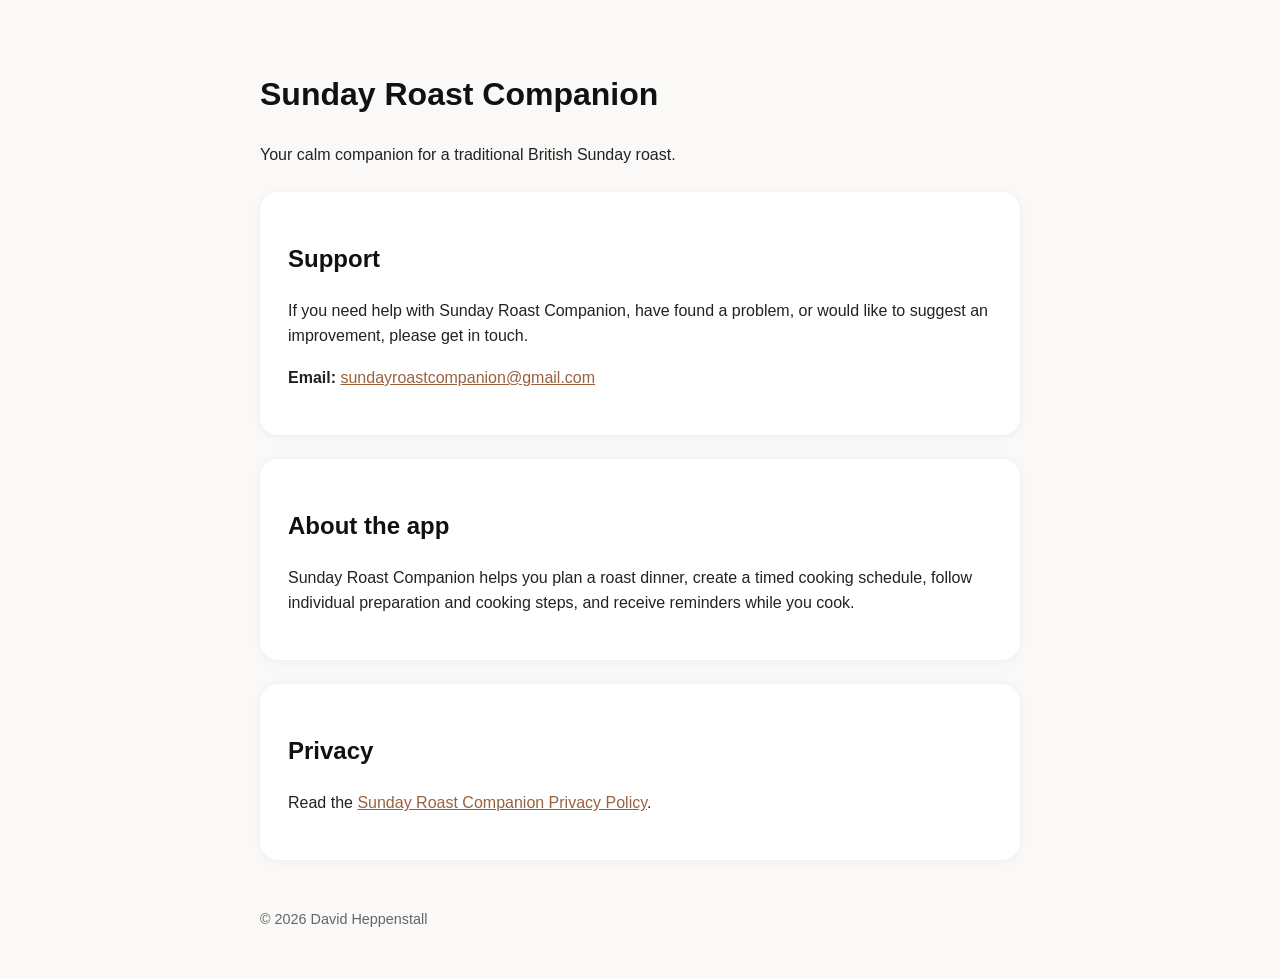
<file: index.html>
<!doctype html>
<html lang="en">
<head>
  <meta charset="utf-8">
  <meta name="viewport" content="width=device-width, initial-scale=1">
  <title>Sunday Roast Companion Support</title>
  <link rel="stylesheet" href="styles.css">
</head>
<body>
  <h1>Sunday Roast Companion</h1>
  <p>Your calm companion for a traditional British Sunday roast.</p>

  <div class="card">
    <h2>Support</h2>
    <p>If you need help with Sunday Roast Companion, have found a problem, or would like to suggest an improvement, please get in touch.</p>
    <p><strong>Email:</strong> <a href="mailto:sundayroastcompanion@gmail.com">sundayroastcompanion@gmail.com</a></p>
  </div>

  <div class="card">
    <h2>About the app</h2>
    <p>Sunday Roast Companion helps you plan a roast dinner, create a timed cooking schedule, follow individual preparation and cooking steps, and receive reminders while you cook.</p>
  </div>

  <div class="card">
    <h2>Privacy</h2>
    <p>Read the <a href="privacy.html">Sunday Roast Companion Privacy Policy</a>.</p>
  </div>

  <footer>&copy; 2026 David Heppenstall</footer>
</body>
</html>
</file>
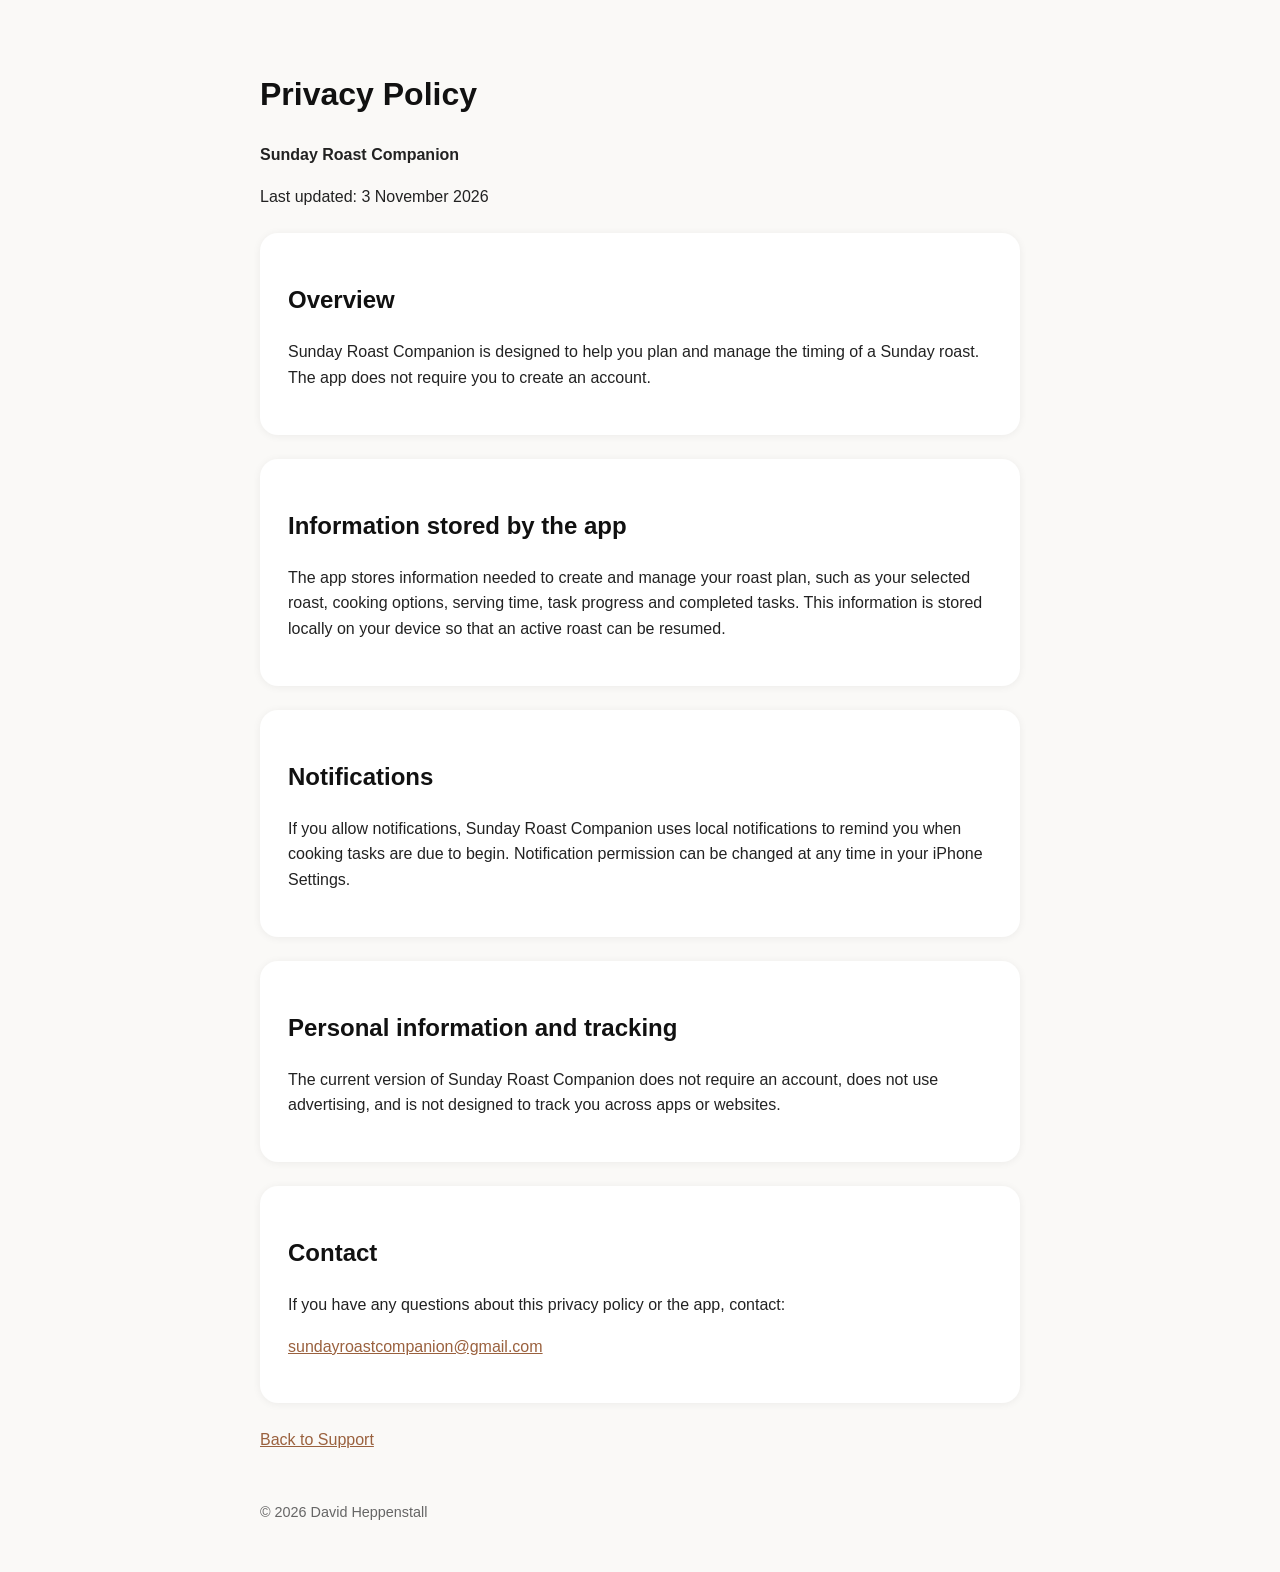
<file: privacy.html>
<!doctype html>
<html lang="en">
<head>
  <meta charset="utf-8">
  <meta name="viewport" content="width=device-width, initial-scale=1">
  <title>Sunday Roast Companion Privacy Policy</title>
  <link rel="stylesheet" href="styles.css">
</head>
<body>
  <h1>Privacy Policy</h1>
  <p><strong>Sunday Roast Companion</strong></p>
  <p>Last updated: 3 November 2026</p>

  <div class="card">
    <h2>Overview</h2>
    <p>Sunday Roast Companion is designed to help you plan and manage the timing of a Sunday roast. The app does not require you to create an account.</p>
  </div>

  <div class="card">
    <h2>Information stored by the app</h2>
    <p>The app stores information needed to create and manage your roast plan, such as your selected roast, cooking options, serving time, task progress and completed tasks. This information is stored locally on your device so that an active roast can be resumed.</p>
  </div>

  <div class="card">
    <h2>Notifications</h2>
    <p>If you allow notifications, Sunday Roast Companion uses local notifications to remind you when cooking tasks are due to begin. Notification permission can be changed at any time in your iPhone Settings.</p>
  </div>

  <div class="card">
    <h2>Personal information and tracking</h2>
    <p>The current version of Sunday Roast Companion does not require an account, does not use advertising, and is not designed to track you across apps or websites.</p>
  </div>

  <div class="card">
    <h2>Contact</h2>
    <p>If you have any questions about this privacy policy or the app, contact:</p>
    <p><a href="mailto:sundayroastcompanion@gmail.com">sundayroastcompanion@gmail.com</a></p>
  </div>

  <p><a href="index.html">Back to Support</a></p>

  <footer>&copy; 2026 David Heppenstall</footer>
</body>
</html>
</file>
<file: styles.css>
body {
  font-family: -apple-system, BlinkMacSystemFont, "Segoe UI", sans-serif;
  max-width: 760px;
  margin: 0 auto;
  padding: 48px 24px;
  line-height: 1.6;
  color: #222;
  background: #faf9f7;
}
h1, h2 { color: #111; }
a { color: #9a613e; }
.card {
  background: white;
  padding: 28px;
  border-radius: 18px;
  margin: 24px 0;
  box-shadow: 0 1px 8px rgba(0,0,0,0.06);
}
footer {
  margin-top: 48px;
  color: #666;
  font-size: 0.9rem;
}
</file>
